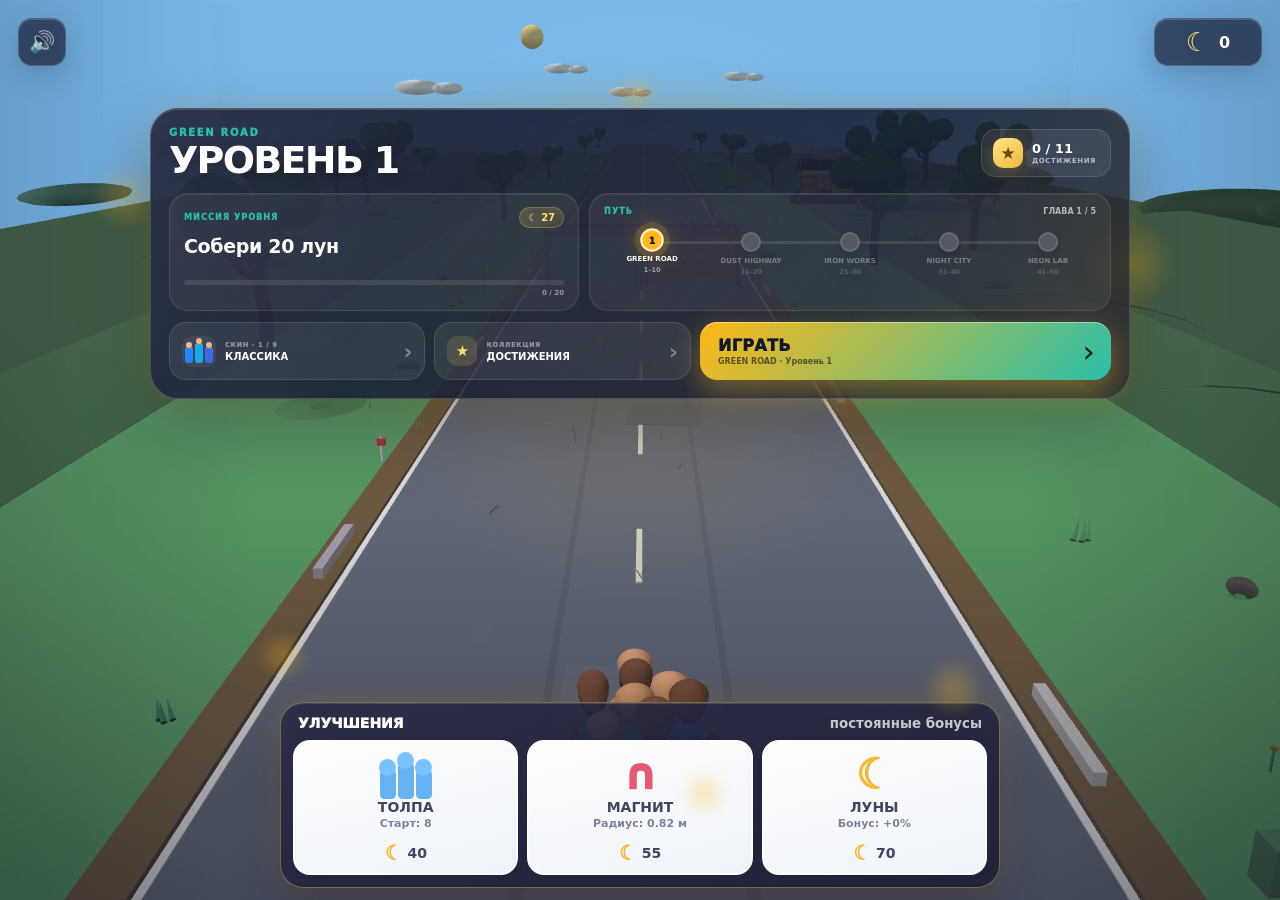
<file: index.html>
<!doctype html>
<html lang="ru">
<head>
  <meta charset="utf-8" />
  <meta name="viewport" content="width=device-width,initial-scale=1,viewport-fit=cover,user-scalable=no" />
  <meta name="theme-color" content="#efd38b" />
  <meta name="description" content="Sleep Road — 3D crowd runner от Sleepkidd Studio: увеличивай толпу, собирай луны, проходи препятствия и прокачивай команду." />
  <link rel="manifest" href="./manifest.webmanifest" />
  <link rel="icon" href="./icon.svg" type="image/svg+xml" />
  <link rel="stylesheet" href="./style.css" />
  <link rel="stylesheet" href="./animation-v5.css" />
  <link rel="stylesheet" href="./polish-v6.css" />
  <link rel="stylesheet" href="./menu-v7.css" />
  <link rel="stylesheet" href="./environment-v8.css" />
  <link rel="stylesheet" href="./visual-v9.css" />
  <link rel="stylesheet" href="./experience-v11.css" />
  <link rel="stylesheet" href="./experience-v12.css" />
  <link rel="stylesheet" href="./visual-polish-v28.css" />
  <title>Sleep Road</title>
</head>
<body>
  <main id="app">
    <canvas id="game" aria-label="Sleep Road"></canvas>
    <div id="worldLabels" class="world-labels" aria-hidden="true"></div>

    <section id="hud" class="hud hidden">
      <button id="exitBtn" class="exit-btn" type="button" aria-label="Выйти в меню">
        <span aria-hidden="true">‹</span><b>МЕНЮ</b>
      </button>
      <div class="progress-wrap">
        <div class="progress"><i id="progressFill"></i></div>
        <div class="finish-icon">▦</div>
      </div>
      <div class="hud-wallet"><span class="moon-mark">☾</span><strong id="moonValue">0</strong></div>
      <button id="soundBtn" class="sound-btn" type="button" aria-label="Звук">🔊</button>
      <div id="missionHud" class="mission-hud">
        <span>ЗАДАНИЕ</span><b id="missionHudText">0 / 0</b>
        <i><em id="missionFill"></em></i>
      </div>
      <div id="shieldHud" class="shield-hud hidden">◆ ЩИТ</div>
      <div id="crowdCount" class="crowd-count">8</div>
    </section>

    <section id="menu" class="menu">
      <div class="menu-top">
        <button id="menuSoundBtn" class="square-btn" type="button" aria-label="Звук">🔊</button>
        <div class="menu-wallet"><span>☾</span><strong id="menuMoonValue">0</strong></div>
      </div>

      <div class="level-card">
        <span>УРОВЕНЬ</span>
        <strong id="menuLevelValue">1</strong>
      </div>

      <div class="mission-card">
        <span>МИССИЯ УРОВНЯ</span>
        <b id="menuMissionText">Собери луны</b>
        <small id="menuMissionReward">Награда: ☾ 25</small>
      </div>

      <button id="playBtn" class="tap-to-play" type="button">
        <b>НАЖМИ, ЧТОБЫ НАЧАТЬ</b>
        <span>Веди пальцем влево и вправо</span>
      </button>

      <div class="shop">
        <div class="shop-title"><span>УЛУЧШЕНИЯ</span><small>постоянные бонусы</small></div>
        <div class="shop-grid">
          <button id="upgradeCrowd" class="shop-card" type="button">
            <div class="shop-art shop-art--crowd"><i></i><i></i><i></i></div>
            <div class="shop-copy"><b>ТОЛПА</b><span id="crowdUpgradeText">Старт: 8</span></div>
            <div class="shop-price"><span>☾</span><strong id="crowdUpgradeCost">40</strong></div>
          </button>
          <button id="upgradeMagnet" class="shop-card" type="button">
            <div class="shop-art shop-art--magnet">∩</div>
            <div class="shop-copy"><b>МАГНИТ</b><span id="magnetUpgradeText">Радиус: 1.0×</span></div>
            <div class="shop-price"><span>☾</span><strong id="magnetUpgradeCost">55</strong></div>
          </button>
          <button id="upgradeIncome" class="shop-card" type="button">
            <div class="shop-art shop-art--moon">☾</div>
            <div class="shop-copy"><b>ЛУНЫ</b><span id="incomeUpgradeText">Бонус: +0%</span></div>
            <div class="shop-price"><span>☾</span><strong id="incomeUpgradeCost">70</strong></div>
          </button>
        </div>
      </div>
    </section>

    <section id="result" class="result hidden">
      <div class="result-banner" id="resultBanner">УРОВЕНЬ ПРОЙДЕН!</div>
      <div class="result-card">
        <p id="resultKicker">SLEEP ROAD</p>
        <h2 id="resultTitle">Отличный забег</h2>
        <div class="result-grid">
          <div><span>Финиш</span><b id="resultCount">0</b></div>
          <div><span>Луны</span><b id="resultMoons">+0</b></div>
          <div><span>Бонус</span><b id="resultMultiplier">×1.0</b></div>
        </div>
        <div id="resultReward" class="result-reward">Финиш: 0 × 1.00 = +0 ☾</div>
        <div id="resultMission" class="result-mission">Задание выполнено</div>
        <button id="nextBtn" class="primary-btn" type="button">ПРОДОЛЖИТЬ</button>
        <button id="retryBtn" class="primary-btn primary-btn--danger hidden" type="button">ЕЩЁ РАЗ</button>
        <button id="resultMenuBtn" class="secondary-btn" type="button">В МЕНЮ</button>
      </div>
    </section>

    <div id="toast" class="toast hidden"></div>
    <div id="fatal" class="fatal hidden"><strong>Sleep Road</strong><span>Не удалось запустить 3D-графику. Обнови браузер или включи аппаратное ускорение.</span><button type="button" onclick="location.reload()">ПОВТОРИТЬ</button></div>
  </main>

  <script src="./engine.js"></script>
  <script src="./assets/models/countmaster-character.js"></script>
  <script src="./assets/models/pickup-model.js"></script>
  <script src="./assets/models/tree-model-v31.js"></script>
  <script src="./assets/models/coffee-house-v32-data0.js"></script>
  <script src="./assets/models/coffee-house-v32-data1.js"></script>
  <script src="./assets/models/coffee-house-v32-data2.js"></script>
  <script src="./assets/models/coffee-house-model-v32.js"></script>
  <script src="./systems-v4.js"></script>
  <script src="./level-director-v5.js"></script>
  <script src="./gameplay-v4.js"></script>
  <script src="./level-runtime-v5.js"></script>
  <script src="./render-v4.js"></script>
  <script src="./render-levels-v5.js"></script>
  <script src="./animation-v5.js"></script>
  <script src="./progression-v6.js"></script>
  <script src="./audio-v6.js"></script>
  <script src="./quality-v6.js"></script>
  <script src="./polish-v6.js"></script>
  <script src="./menu-v7.js"></script>
  <script src="./environment-v8.js"></script>
  <script src="./visual-v9.js"></script>
  <script src="./boss-goblin-v23.js"></script>
  <script src="./experience-v11.js"></script>
  <script src="./experience-v12.js"></script>
  <script src="./experience-v13.js"></script>
  <script src="./experience-v14.js"></script>
  <script src="./audio-v28.js"></script>
  <script src="./visual-polish-v28.js"></script>
  <script src="./boot-v4.js"></script>
</body>
</html>
</file>
<file: style.css>
:root{color-scheme:light;--ink:#252949;--purple:#51486f;--blue:#44a4fa;--gold:#ffc93f;--panel:rgba(255,255,255,.94)}
*{box-sizing:border-box;-webkit-tap-highlight-color:transparent}
html,body{margin:0;width:100%;height:100%;overflow:hidden;font-family:Inter,ui-rounded,"SF Pro Rounded","Segoe UI",system-ui,sans-serif;background:#7bb9ef;color:var(--ink)}
body{touch-action:none;user-select:none;-webkit-user-select:none}
button{font:inherit;border:0}
#app{position:relative;width:100%;height:100%;min-height:100dvh;overflow:hidden;isolation:isolate}
#game{position:absolute;inset:0;width:100%;height:100%;display:block}
.hidden{display:none!important}
.world-labels{position:absolute;inset:0;z-index:8;pointer-events:none;overflow:hidden}
.world-label{position:absolute;transform:translate(-50%,-50%);min-width:50px;padding:5px 10px;border-radius:9px;color:#fff;text-align:center;font-weight:1000;line-height:1;letter-spacing:-.03em;white-space:nowrap;text-shadow:0 2px 3px rgba(30,35,60,.34);border:1px solid rgba(255,255,255,.68);box-shadow:0 4px 10px rgba(55,61,90,.14)}
.world-label.good{background:linear-gradient(#70d9d3,#46b7c3)}
.world-label.bad{background:linear-gradient(#e97982,#c64e69)}
.world-label.enemy{background:#d5525c;border-radius:11px;padding:6px 12px}
.world-label.boss{background:#d65e35}
.world-label.powerup{background:linear-gradient(135deg,#3ac5ee,#5269eb);border-radius:999px;box-shadow:0 0 18px rgba(75,205,255,.55)}

.hud{position:absolute;inset:0;z-index:15;pointer-events:none;padding:max(16px,env(safe-area-inset-top)) 18px 0}
.progress-wrap{position:absolute;top:max(22px,env(safe-area-inset-top));left:50%;transform:translateX(-50%);display:flex;align-items:center}
.progress{width:min(47vw,350px);height:19px;padding:4px;border-radius:8px 0 0 8px;background:#675777;border:3px solid #675777;box-shadow:0 2px 0 rgba(255,255,255,.45) inset}
.progress i{display:block;width:0%;height:100%;border-radius:4px;background:#56aef6;transition:width .12s linear}
.finish-icon{height:31px;width:35px;display:grid;place-items:center;margin-left:-2px;border-radius:0 7px 7px 0;background:#675777;color:#fff;font-size:20px;font-weight:900}
.hud-wallet{position:absolute;top:max(20px,env(safe-area-inset-top));right:74px;height:36px;min-width:105px;padding:0 13px;border-radius:10px;background:#675777;color:#fff;display:flex;align-items:center;justify-content:space-between;gap:10px;font-size:18px;box-shadow:0 3px 0 rgba(255,255,255,.18) inset}
.moon-mark{font-size:24px;color:#ffe27c}.hud-wallet strong{font-size:18px}
.sound-btn{pointer-events:auto;position:absolute;right:18px;top:max(17px,env(safe-area-inset-top));width:44px;height:44px;border-radius:12px;background:#675777;color:#fff;font-size:20px;box-shadow:0 3px 0 rgba(255,255,255,.18) inset}
.exit-btn{pointer-events:auto;position:absolute;left:18px;top:max(17px,env(safe-area-inset-top));height:44px;padding:0 14px 0 10px;border-radius:13px;background:rgba(54,52,78,.9);color:#fff;display:flex;align-items:center;gap:4px;box-shadow:0 4px 0 rgba(31,34,54,.18),0 2px 0 rgba(255,255,255,.18) inset;cursor:pointer}.exit-btn span{font-size:32px;line-height:0;transform:translateY(-1px)}.exit-btn b{font-size:12px;letter-spacing:.04em}
.crowd-count{position:absolute;left:50%;top:71%;transform:translate(-50%,-50%);min-width:54px;height:36px;padding:0 12px;display:grid;place-items:center;border-radius:10px;background:#4d86d3;color:#fff;font-size:22px;font-weight:1000;border:2px solid #fff;box-shadow:0 4px 10px rgba(39,67,113,.22);transition:transform .13s ease}
.crowd-count.pop{transform:translate(-50%,-50%) scale(1.2)}
.mission-hud{position:absolute;top:max(68px,calc(env(safe-area-inset-top) + 48px));left:50%;transform:translateX(-50%);width:min(42vw,230px);padding:4px 8px 5px;border:1px solid rgba(255,255,255,.26);border-radius:9px;background:rgba(41,43,67,.76);color:#fff;text-align:center;box-shadow:0 4px 12px rgba(29,31,51,.14);backdrop-filter:blur(8px)}.mission-hud span{font-size:7px;font-weight:1000;letter-spacing:.12em;color:#bcecff}.mission-hud b{display:block;margin:1px 0 3px;font-size:9.5px;line-height:1.1;white-space:nowrap;overflow:hidden;text-overflow:ellipsis}.mission-hud i{display:block;height:3px;border-radius:4px;background:rgba(255,255,255,.18);overflow:hidden}.mission-hud em{display:block;width:0;height:100%;border-radius:inherit;background:linear-gradient(90deg,#48d6c7,#8bffbd);transition:width .2s ease}.shield-hud{position:absolute;top:max(106px,calc(env(safe-area-inset-top) + 86px));left:50%;transform:translateX(-50%);padding:5px 11px;border:1px solid rgba(255,255,255,.52);border-radius:999px;background:linear-gradient(135deg,rgba(45,183,234,.94),rgba(74,98,232,.94));color:#fff;font-size:9px;font-weight:1000;letter-spacing:.08em;box-shadow:0 0 20px rgba(62,205,255,.45)}

.menu{position:absolute;inset:0;z-index:20;pointer-events:none;background:linear-gradient(180deg,rgba(255,255,255,.08) 0 38%,rgba(31,33,54,.08) 66%,rgba(31,33,54,.38) 100%)}
.menu-top{position:absolute;left:18px;right:18px;top:max(18px,env(safe-area-inset-top));display:flex;justify-content:space-between;align-items:center}
.square-btn,.menu-wallet{pointer-events:auto;height:48px;border-radius:14px;background:rgba(66,59,95,.91);color:#fff;box-shadow:0 5px 14px rgba(38,38,61,.18),0 3px 0 rgba(255,255,255,.2) inset;backdrop-filter:blur(8px)}
.square-btn{width:48px;font-size:21px}.menu-wallet{min-width:108px;padding:0 14px;display:flex;align-items:center;gap:10px;justify-content:center;font-weight:900}.menu-wallet span{font-size:26px;color:#ffe07a}
.level-card{position:absolute;top:11%;left:50%;transform:translateX(-50%);display:flex;align-items:center;gap:10px;padding:9px 16px;border:1px solid rgba(255,255,255,.28);border-radius:999px;background:rgba(45,48,76,.28);backdrop-filter:blur(7px);color:#fff;text-shadow:0 2px 4px rgba(60,51,65,.3);font-weight:900}.level-card span{font-size:14px;letter-spacing:.08em}.level-card strong{font-size:27px}
.mission-card{position:absolute;top:18%;left:50%;transform:translateX(-50%);width:min(80vw,320px);padding:10px 15px;border:1px solid rgba(255,255,255,.35);border-radius:14px;background:linear-gradient(135deg,rgba(38,51,83,.72),rgba(63,52,94,.72));color:#fff;text-align:center;backdrop-filter:blur(9px);box-shadow:0 8px 22px rgba(34,38,62,.15)}.mission-card span{display:block;color:#8debdc;font-size:9px;font-weight:1000;letter-spacing:.13em}.mission-card b{display:block;margin:3px 0 2px;font-size:14px}.mission-card small{font-size:10px;font-weight:800;color:#ffe27c}
.tap-to-play{pointer-events:auto;position:absolute;left:50%;bottom:min(37vh,365px);transform:translateX(-50%);width:min(88vw,390px);background:transparent;color:#fff;text-shadow:0 2px 4px rgba(31,35,59,.55);cursor:pointer;animation:pulse 1.35s ease-in-out infinite}.tap-to-play b{display:block;font-size:22px;letter-spacing:.01em}.tap-to-play span{display:block;margin-top:7px;font-size:13px;font-weight:800;opacity:.92}@keyframes pulse{50%{transform:translateX(-50%) scale(1.035)}}
.shop{pointer-events:auto;position:absolute;left:50%;bottom:max(12px,env(safe-area-inset-bottom));transform:translateX(-50%);width:min(94vw,720px);padding:12px;border:1px solid rgba(255,255,255,.22);border-radius:23px;background:linear-gradient(145deg,rgba(56,52,82,.84),rgba(40,42,67,.74));backdrop-filter:blur(13px);box-shadow:0 18px 45px rgba(29,32,54,.28),0 1px 0 rgba(255,255,255,.2) inset}
.shop-title{display:flex;align-items:end;justify-content:space-between;color:#fff;padding:0 5px 9px}.shop-title span{font-weight:1000;font-size:14px}.shop-title small{font-weight:700;opacity:.74}
.shop-grid{display:grid;grid-template-columns:repeat(3,1fr);gap:9px}.shop-card{min-width:0;min-height:135px;border-radius:17px;background:linear-gradient(165deg,#fff,#eef2f8);color:#41445f;border:2px solid rgba(255,255,255,.82);box-shadow:0 6px 0 rgba(30,35,55,.18),0 12px 20px rgba(23,28,50,.08);display:flex;flex-direction:column;align-items:center;padding:9px 7px 8px;cursor:pointer;transition:transform .15s ease,filter .15s ease}.shop-card:active{transform:translateY(3px)}.shop-card.can-buy{box-shadow:0 0 0 3px rgba(111,225,157,.88),0 6px 0 rgba(43,41,55,.16);filter:saturate(1.08)}.shop-card.maxed{opacity:.66}
.shop-art{height:48px;display:grid;place-items:center;color:#5ba9f1;font-size:42px;font-weight:1000;line-height:1}.shop-art--crowd{display:flex;align-items:flex-end;justify-content:center;gap:2px}.shop-art--crowd i{display:block;width:16px;height:32px;border-radius:9px 9px 5px 5px;background:#65b3f4;position:relative}.shop-art--crowd i:before{content:"";position:absolute;width:17px;height:17px;border-radius:50%;background:#77c2ff;left:-.5px;top:-8px}.shop-art--crowd i:nth-child(2){height:39px}.shop-art--magnet{color:#e55971}.shop-art--moon{color:#f4ba36}
.shop-copy{text-align:center}.shop-copy b{display:block;font-size:14px}.shop-copy span{display:block;font-size:11px;margin-top:2px;color:#808298;font-weight:750}.shop-price{margin-top:auto;display:flex;align-items:center;gap:5px;font-weight:1000}.shop-price span{color:#f5b92e;font-size:20px}.shop-price strong{font-size:14px}

.result{position:absolute;inset:0;z-index:30;background:rgba(35,33,48,.5);display:flex;flex-direction:column;align-items:center;padding-top:max(80px,10vh);backdrop-filter:blur(2px)}
.result-banner{width:100%;padding:13px 10px;background:#65a83b;color:#fff;text-align:center;font-size:clamp(28px,8vw,46px);font-weight:1000;text-shadow:0 3px 0 #416f29;border-top:3px solid rgba(255,255,255,.3);border-bottom:3px solid rgba(57,98,41,.3)}
.result-card{margin-top:24px;width:min(88vw,420px);padding:20px;border-radius:22px;background:rgba(255,255,255,.95);box-shadow:0 18px 50px rgba(22,22,35,.28);text-align:center}.result-card p{margin:0;color:#9a91a6;font-weight:900;font-size:11px;letter-spacing:.16em}.result-card h2{margin:6px 0 18px;font-size:27px}.result-grid{display:grid;grid-template-columns:repeat(3,1fr);gap:8px;margin-bottom:16px}.result-grid div{padding:10px 6px;border-radius:13px;background:#f1f0f3}.result-grid span{display:block;font-size:10px;color:#8f8b99;font-weight:800}.result-grid b{display:block;font-size:20px;margin-top:2px}.primary-btn{width:100%;height:55px;border-radius:15px;background:#5caef5;color:#fff;font-weight:1000;font-size:18px;box-shadow:0 5px 0 #3d7fb9;cursor:pointer}.primary-btn--danger{background:#e86972;box-shadow:0 5px 0 #a74752}.secondary-btn{width:100%;height:45px;margin-top:12px;border-radius:14px;background:#ececf3;color:#53556d;font-weight:950;font-size:14px;box-shadow:0 3px 0 #cacbd6;cursor:pointer}
.result-reward{margin:-5px 0 11px;padding:9px 11px;border-radius:11px;background:linear-gradient(135deg,#fff4c7,#ffe39b);color:#76510b;font-size:12px;font-weight:950;box-shadow:inset 0 0 0 1px rgba(184,128,12,.12)}
.result-mission{margin:0 0 15px;padding:9px 11px;border-radius:11px;background:#e8f7f3;color:#268677;font-size:12px;font-weight:950}
.toast{position:absolute;left:50%;bottom:29%;transform:translateX(-50%);z-index:40;background:rgba(38,38,61,.92);color:#fff;padding:10px 16px;border:1px solid rgba(255,255,255,.18);border-radius:13px;font-weight:950;pointer-events:none;white-space:nowrap;box-shadow:0 8px 24px rgba(18,20,35,.22)}.fatal{position:absolute;inset:0;z-index:99;background:radial-gradient(circle at 50% 30%,#343856,#171723 65%);color:#fff;display:grid;place-content:center;text-align:center;gap:12px;padding:24px}.fatal strong{font-size:32px}.fatal span{max-width:420px;color:#d8d9e2;line-height:1.45}.fatal button{justify-self:center;margin-top:8px;padding:13px 20px;border-radius:13px;background:#4da9f7;color:#fff;font-weight:900;box-shadow:0 4px 0 #3079b8}
@media(max-width:520px){.shop-card{min-height:127px;padding:7px 5px}.shop-grid{gap:6px}.shop-copy b{font-size:12px}.shop-copy span{font-size:9.5px}.shop-art{height:42px}.tap-to-play{bottom:min(36vh,330px)}.progress-wrap{top:max(70px,calc(env(safe-area-inset-top) + 54px))}.progress{width:58vw}.hud-wallet{right:67px;min-width:91px}.sound-btn{right:13px}.exit-btn{left:13px}.mission-hud{top:max(108px,calc(env(safe-area-inset-top) + 92px));width:min(49vw,220px)}.shield-hud{top:max(145px,calc(env(safe-area-inset-top) + 129px))}.mission-card{top:18%}}
@media(max-height:720px){.shop{padding:8px}.shop-card{min-height:108px}.shop-art{height:34px;font-size:32px}.shop-art--crowd i{transform:scale(.82)}.tap-to-play{bottom:36vh}.shop-copy span{display:none}.mission-card{top:16%;padding:7px 12px}.mission-card small{display:none}}
</file>
<file: animation-v5.css>
/* Motion polish for Sleep Road v5. Purely visual; gameplay remains unchanged. */
.world-label{will-change:transform,filter;animation:sr-label-float 1.8s ease-in-out infinite}
.world-label.good{animation-duration:1.55s}.world-label.bad,.world-label.boss{animation-duration:1.15s}
.world-label.powerup{animation:sr-power-label 1.1s ease-in-out infinite}
.toast:not(.hidden){animation:sr-toast-in .24s cubic-bezier(.2,.9,.25,1.25)}
.shield-hud:not(.hidden){animation:sr-shield-glow 1.05s ease-in-out infinite}
.result:not(.hidden) .result-banner{animation:sr-result-banner .42s cubic-bezier(.17,.84,.3,1.18)}
.result:not(.hidden) .result-card{animation:sr-result-card .48s cubic-bezier(.17,.84,.3,1.12)}
.primary-btn,.secondary-btn,.square-btn,.sound-btn,.exit-btn,.shop-card{transition:transform .14s cubic-bezier(.2,.8,.2,1),filter .14s ease}
.primary-btn:active,.secondary-btn:active,.square-btn:active,.sound-btn:active,.exit-btn:active{transform:translateY(2px) scale(.985)}
.progress i{will-change:width,filter}.crowd-count{will-change:left,top,transform}
@keyframes sr-label-float{0%,100%{filter:brightness(1);transform:translate(-50%,-50%) translateY(0)}50%{filter:brightness(1.06);transform:translate(-50%,-50%) translateY(-3px)}}
@keyframes sr-power-label{0%,100%{transform:translate(-50%,-50%) scale(1);filter:brightness(1)}50%{transform:translate(-50%,-50%) scale(1.055);filter:brightness(1.14)}}
@keyframes sr-toast-in{0%{opacity:0;transform:translateX(-50%) translateY(14px) scale(.9)}100%{opacity:1;transform:translateX(-50%) translateY(0) scale(1)}}
@keyframes sr-shield-glow{0%,100%{transform:translateX(-50%) scale(1);filter:brightness(1)}50%{transform:translateX(-50%) scale(1.04);filter:brightness(1.18)}}
@keyframes sr-result-banner{0%{opacity:0;transform:translateY(-24px) scaleY(.82)}100%{opacity:1;transform:translateY(0) scaleY(1)}}
@keyframes sr-result-card{0%{opacity:0;transform:translateY(28px) scale(.9)}100%{opacity:1;transform:translateY(0) scale(1)}}
@media (prefers-reduced-motion:reduce){.world-label,.world-label.powerup,.toast:not(.hidden),.shield-hud:not(.hidden),.result:not(.hidden) .result-banner,.result:not(.hidden) .result-card{animation:none!important}.primary-btn,.secondary-btn,.square-btn,.sound-btn,.exit-btn,.shop-card{transition:none!important}}
</file>
<file: polish-v6.css>
/* Sleep Road v6 polish layer. Visual/UI only except explicitly listed rewards and combos. */
.v6-progress-map{pointer-events:none;position:absolute;top:27%;left:50%;transform:translateX(-50%);width:min(88vw,460px);padding:8px 10px 9px;border:1px solid rgba(255,255,255,.24);border-radius:16px;background:linear-gradient(145deg,rgba(38,43,70,.55),rgba(51,44,79,.42));backdrop-filter:blur(8px);color:#fff;box-shadow:0 10px 30px rgba(25,29,49,.12)}
.v6-progress-head{display:flex;align-items:center;justify-content:space-between;margin-bottom:6px}.v6-progress-head b{font-size:9px;letter-spacing:.14em}.v6-progress-head span{font-size:8px;font-weight:800;opacity:.72}
.v6-chapters{display:grid;grid-template-columns:repeat(5,1fr);gap:4px}.v6-chapter-node{position:relative;text-align:center;opacity:.42;transition:opacity .2s ease,transform .2s ease}.v6-chapter-node i{display:block;width:10px;height:10px;margin:0 auto 3px;border-radius:50%;background:#777b91;box-shadow:0 0 0 2px rgba(255,255,255,.16)}.v6-chapter-node b{display:block;font-size:6.5px;white-space:nowrap;overflow:hidden;text-overflow:ellipsis}.v6-chapter-node small{display:block;font-size:6px;opacity:.7}.v6-chapter-node.done{opacity:.76}.v6-chapter-node.done i{background:#55d5ad}.v6-chapter-node.current{opacity:1;transform:translateY(-1px)}.v6-chapter-node.current i{background:#6ac4ff;box-shadow:0 0 0 3px rgba(83,190,255,.25),0 0 13px rgba(83,190,255,.8)}
.v6-skin-btn{pointer-events:auto;display:block;margin:7px auto 0;padding:5px 10px;border-radius:999px;background:rgba(255,255,255,.12);border:1px solid rgba(255,255,255,.2);color:#fff;font-size:8px;font-weight:950;letter-spacing:.06em;cursor:pointer}.v6-skin-btn:active{transform:scale(.96)}
.v6-intro{position:absolute;inset:0;z-index:37;display:grid;place-content:center;text-align:center;pointer-events:none;background:linear-gradient(90deg,transparent,rgba(15,20,40,.38),transparent);color:#fff;text-shadow:0 3px 15px rgba(0,0,0,.4);animation:v6-intro-in .28s cubic-bezier(.2,.85,.2,1)}.v6-intro span{font-size:11px;font-weight:1000;letter-spacing:.24em;color:#9de6ff}.v6-intro b{margin:5px 0 4px;font-size:clamp(30px,9vw,58px);line-height:.95;letter-spacing:-.035em}.v6-intro small{font-size:10px;font-weight:900;letter-spacing:.15em;color:#ffe194}.v6-intro.chapter{background:linear-gradient(90deg,rgba(8,11,28,.1),rgba(12,16,36,.72),rgba(8,11,28,.1))}.v6-intro.chapter b{font-size:clamp(34px,10vw,64px)}
.v6-reward-card{position:absolute;z-index:55;left:50%;top:19%;transform:translateX(-50%);min-width:190px;padding:12px 22px;border-radius:16px;background:linear-gradient(145deg,#fff0aa,#ffc64d);color:#61420a;text-align:center;box-shadow:0 15px 38px rgba(62,43,7,.28),inset 0 1px 0 rgba(255,255,255,.75);animation:v6-reward .42s cubic-bezier(.15,.9,.2,1.25)}.v6-reward-card b,.v6-reward-card span{display:block}.v6-reward-card b{font-size:13px}.v6-reward-card span{margin-top:3px;font-size:22px;font-weight:1000}
.v6-achievement{position:absolute;z-index:56;right:16px;top:max(76px,calc(env(safe-area-inset-top) + 58px));width:min(260px,72vw);padding:10px 13px;border-radius:14px;background:linear-gradient(135deg,rgba(42,49,79,.97),rgba(69,53,97,.97));color:#fff;box-shadow:0 14px 35px rgba(18,22,41,.3);animation:v6-ach .36s cubic-bezier(.16,.9,.22,1.18)}.v6-achievement span{display:block;color:#73e3cd;font-size:7px;font-weight:1000;letter-spacing:.16em}.v6-achievement b{display:block;margin:2px 0;font-size:13px}.v6-achievement small{display:block;font-size:9px;opacity:.75}
.v6-combo{position:absolute;z-index:41;left:50%;top:35%;transform:translateX(-50%);pointer-events:none;text-align:center;color:#fff;text-shadow:0 3px 8px rgba(24,28,49,.5);animation:v6-combo .30s cubic-bezier(.15,.9,.25,1.3)}.v6-combo b{display:block;font-size:clamp(26px,7vw,42px);font-weight:1000;font-style:italic}.v6-combo span{display:inline-block;margin-top:2px;padding:4px 9px;border-radius:999px;background:rgba(45,48,75,.74);font-size:11px;font-weight:950;color:#ffe17a}
.v6-boss-attack{position:absolute;z-index:44;left:50%;top:26%;transform:translateX(-50%);pointer-events:none;color:#fff;text-align:center;text-shadow:0 3px 14px #000;animation:v6-boss .22s ease-out}.v6-boss-attack span{display:block;font-size:8px;font-weight:1000;letter-spacing:.22em;color:#ffb47b}.v6-boss-attack b{display:block;font-size:clamp(24px,7vw,46px);font-weight:1000;letter-spacing:-.04em}
.v6-screen-fx{position:absolute;inset:0;z-index:12;pointer-events:none;opacity:0}.v6-screen-fx.active{animation:v6-flash .17s ease-out}.v6-screen-fx.good{background:radial-gradient(circle at 50% 65%,rgba(68,255,202,.23),transparent 56%)}.v6-screen-fx.bad{background:radial-gradient(circle at 50% 65%,rgba(255,54,68,.30),transparent 58%)}.v6-screen-fx.gold{background:radial-gradient(circle at 50% 55%,rgba(255,212,75,.30),transparent 60%)}
.v6-cine-bars{position:absolute;inset:0;z-index:36;pointer-events:none}.v6-cine-bars i{position:absolute;left:0;right:0;height:0;background:rgba(10,12,25,.93);transition:height .22s ease}.v6-cine-bars i:first-child{top:0}.v6-cine-bars i:last-child{bottom:0}.v6-cine-bars.active i{height:5.5vh}
.crowd-count.v6-gain{background:#3fbf8b;box-shadow:0 0 20px rgba(57,235,166,.45)}.crowd-count.v6-loss{background:#dc5c69;box-shadow:0 0 20px rgba(255,78,93,.42)}
#game{transition:filter .08s linear;will-change:transform,filter}
@keyframes v6-intro-in{0%{opacity:0;transform:scale(.96)}100%{opacity:1;transform:scale(1)}}
@keyframes v6-reward{0%{opacity:0;transform:translateX(-50%) translateY(-16px) scale(.8)}100%{opacity:1;transform:translateX(-50%) translateY(0) scale(1)}}
@keyframes v6-ach{0%{opacity:0;transform:translateX(20px) scale(.92)}100%{opacity:1;transform:translateX(0) scale(1)}}
@keyframes v6-combo{0%{opacity:0;transform:translateX(-50%) scale(.72) rotate(-3deg)}100%{opacity:1;transform:translateX(-50%) scale(1) rotate(0)}}
@keyframes v6-boss{0%{opacity:0;transform:translateX(-50%) scale(1.25)}100%{opacity:1;transform:translateX(-50%) scale(1)}}
@keyframes v6-flash{0%{opacity:calc(.7 * var(--v6-strength,1))}100%{opacity:0}}
@media(max-width:520px){.v6-progress-map{top:29%;width:min(90vw,430px);padding:7px 8px}.v6-chapter-node b{font-size:5.8px}.v6-chapter-node small{display:none}.v6-skin-btn{margin-top:5px}.v6-achievement{right:10px}}
@media(max-height:720px){.v6-progress-map{top:25.5%;padding:5px 8px}.v6-progress-head{margin-bottom:3px}.v6-chapter-node b,.v6-chapter-node small{display:none}.v6-skin-btn{margin-top:4px;padding:3px 8px}.v6-chapter-node i{margin-bottom:1px}.v6-intro b{font-size:34px}}
@media(prefers-reduced-motion:reduce){.v6-intro,.v6-reward-card,.v6-achievement,.v6-combo,.v6-boss-attack{animation:none!important}.v6-cine-bars i{transition:none!important}}
</file>
<file: menu-v7.css>
/* Sleep Road Unified Menu v7 */
.menu.v7-themed{
  --v7-accent:#63c7ff;--v7-secondary:#55d8b6;--v7-danger:#ef5967;--v7-sky:#7bb9ef;
  --v7-accent-glow:rgba(99,199,255,.38);--v7-accent-soft:rgba(99,199,255,.16);
  --v7-secondary-soft:rgba(85,216,182,.14);--v7-panel:rgba(22,28,48,.82);--v7-panel-strong:rgba(27,34,58,.94);
  background:
    radial-gradient(circle at 50% 34%,var(--v7-accent-soft),transparent 34%),
    linear-gradient(180deg,rgba(255,255,255,.04) 0 35%,rgba(19,23,43,.08) 60%,rgba(20,22,39,.40) 100%);
}
.menu.v7-themed>.level-card,
.menu.v7-themed>.mission-card,
.menu.v7-themed>.tap-to-play,
.menu.v7-themed>.v6-progress-map{display:none!important}
.menu.v7-themed:before{content:"";position:absolute;inset:0;pointer-events:none;background:linear-gradient(90deg,rgba(8,12,25,.16),transparent 20% 80%,rgba(8,12,25,.16));mix-blend-mode:multiply}
.menu.v7-themed:after{content:"";position:absolute;inset:0;z-index:2;pointer-events:none;background:radial-gradient(circle at 50% 35%,var(--v7-accent-soft),transparent 48%);opacity:0}.menu.v7-theme-shift:after{animation:v7-theme-shift .52s ease-out}
.menu.v7-themed .menu-top{z-index:6}.menu.v7-themed .square-btn,.menu.v7-themed .menu-wallet{background:rgba(30,36,61,.72);border:1px solid rgba(255,255,255,.16);box-shadow:0 10px 28px rgba(12,16,34,.18),inset 0 1px 0 rgba(255,255,255,.17)}
.menu.v7-themed .shop{border-color:color-mix(in srgb,var(--v7-accent) 26%,rgba(255,255,255,.18));background:linear-gradient(145deg,rgba(39,42,67,.86),rgba(28,31,54,.80));box-shadow:0 18px 48px rgba(19,22,42,.28),0 0 34px var(--v7-accent-soft),inset 0 1px 0 rgba(255,255,255,.14)}
.menu.v7-themed .shop-card{transition:transform .16s cubic-bezier(.2,.8,.2,1),filter .16s ease,box-shadow .16s ease}.menu.v7-themed .shop-card:hover{transform:translateY(-2px);filter:brightness(1.025)}.menu.v7-themed .shop-card:active{transform:translateY(2px) scale(.985)}

.v7-menu-ambient{position:absolute;inset:0;z-index:1;pointer-events:none;overflow:hidden;opacity:.82}
.v7-ambient-orb{position:absolute;width:70px;height:70px;border-radius:50%;background:radial-gradient(circle,var(--v7-accent-glow),transparent 68%);filter:blur(5px);animation:v7-orb-float 8s ease-in-out infinite}
.v7-orb-1{left:7%;top:18%;animation-delay:-1s}.v7-orb-2{right:8%;top:24%;width:95px;height:95px;animation-delay:-4s}.v7-orb-3{left:20%;bottom:24%;width:55px;height:55px;animation-delay:-2s}.v7-orb-4{right:23%;bottom:20%;width:65px;height:65px;animation-delay:-6s}.v7-orb-5{left:48%;top:8%;width:45px;height:45px;animation-delay:-3s}.v7-orb-6{right:43%;bottom:9%;width:52px;height:52px;animation-delay:-7s}

.v7-hub{pointer-events:auto;position:absolute;z-index:5;left:50%;top:clamp(78px,12vh,118px);transform:translateX(-50%);width:min(92vw,980px);padding:18px;border:1px solid rgba(255,255,255,.20);border-radius:28px;color:#fff;background:
  linear-gradient(135deg,var(--v7-panel-strong),var(--v7-panel)),
  radial-gradient(circle at 15% 0,var(--v7-accent-soft),transparent 42%);
box-shadow:0 28px 70px rgba(12,16,34,.32),0 0 42px var(--v7-accent-soft),inset 0 1px 0 rgba(255,255,255,.16);backdrop-filter:blur(22px) saturate(1.15);transition:filter .2s ease,opacity .2s ease,transform .25s ease}
.v7-hub:after{content:"";position:absolute;inset:0;border-radius:inherit;pointer-events:none;background:linear-gradient(110deg,rgba(255,255,255,.10),transparent 27%,transparent 72%,var(--v7-accent-soft));opacity:.55}
.v7-hub.v7-refresh{animation:v7-hub-refresh .32s cubic-bezier(.2,.8,.2,1)}.v7-hub.v7-dimmed{filter:blur(3px) brightness(.72);transform:translateX(-50%) scale(.985)}
.v7-hub-head{position:relative;z-index:1;display:flex;align-items:center;justify-content:space-between;gap:16px;margin-bottom:14px}.v7-title-group{min-width:0}.v7-kicker{display:block;margin-bottom:3px;color:var(--v7-secondary);font-size:10px;font-weight:1000;letter-spacing:.17em}.v7-level-line{display:flex;align-items:center;gap:10px}.v7-level-line h2{margin:0;font-size:clamp(25px,3vw,38px);line-height:1;letter-spacing:-.045em;text-shadow:0 3px 14px rgba(0,0,0,.24)}.v7-special-badge{padding:5px 8px;border-radius:999px;background:var(--v7-accent);color:#10182b;font-size:8px;font-weight:1000;letter-spacing:.08em;box-shadow:0 0 18px var(--v7-accent-glow)}
.v7-ach-summary{display:flex;align-items:center;gap:9px;min-width:130px;padding:8px 11px;border:1px solid rgba(255,255,255,.13);border-radius:15px;background:rgba(255,255,255,.07);color:#fff;cursor:pointer;transition:transform .15s ease,background .15s ease}.v7-ach-summary:hover{background:rgba(255,255,255,.11)}.v7-ach-summary:active{transform:scale(.97)}.v7-ach-summary>i{display:grid;place-items:center;width:30px;height:30px;border-radius:10px;background:linear-gradient(145deg,#ffe684,#efb93d);color:#6a4909;font-style:normal;font-size:17px;box-shadow:0 5px 15px rgba(237,184,53,.25)}.v7-ach-summary span{display:block;text-align:left}.v7-ach-summary b{display:block;font-size:13px}.v7-ach-summary small{display:block;margin-top:1px;font-size:7px;font-weight:900;letter-spacing:.08em;opacity:.62}

.v7-content-grid{position:relative;z-index:1;display:grid;grid-template-columns:minmax(0,.88fr) minmax(0,1.12fr);gap:10px}.v7-mission-pane,.v7-path-pane{min-width:0;padding:13px 14px;border:1px solid rgba(255,255,255,.10);border-radius:19px;background:rgba(255,255,255,.055);box-shadow:inset 0 1px 0 rgba(255,255,255,.06)}
.v7-pane-head{display:flex;align-items:center;justify-content:space-between;gap:10px;margin-bottom:8px}.v7-pane-head>span{font-size:8px;font-weight:1000;letter-spacing:.14em;color:var(--v7-secondary)}.v7-pane-head>b{font-size:8px;font-weight:900;color:rgba(255,255,255,.64)}
.v7-reward-pill{display:flex;align-items:center;gap:4px!important;padding:4px 8px;border-radius:999px;background:linear-gradient(145deg,rgba(255,221,104,.20),rgba(242,177,48,.12));border:1px solid rgba(255,220,104,.25);color:#ffe07a!important;font-size:10px!important}.v7-reward-pill em{font-style:normal}
.v7-mission-title{display:block;min-height:34px;font-size:clamp(14px,1.65vw,19px);line-height:1.13;letter-spacing:-.018em}.v7-mission-meter{height:5px;margin-top:10px;border-radius:999px;background:rgba(255,255,255,.09);overflow:hidden}.v7-mission-meter i{display:block;width:0;height:100%;border-radius:inherit;background:linear-gradient(90deg,var(--v7-secondary),var(--v7-accent));box-shadow:0 0 12px var(--v7-accent-glow);transition:width .25s ease}.v7-mission-progress{display:block;margin-top:4px;text-align:right;color:rgba(255,255,255,.48);font-size:7px;font-weight:850}

.v7-route{position:relative;padding-top:8px}.v7-route-line{position:absolute;left:7.5%;right:7.5%;top:17px;height:3px;border-radius:999px;background:rgba(255,255,255,.10);overflow:hidden}.v7-route-line i{display:block;height:100%;width:0;background:linear-gradient(90deg,var(--v7-secondary),var(--v7-accent));box-shadow:0 0 12px var(--v7-accent-glow);transition:width .35s ease}.v7-route-nodes{position:relative;display:grid;grid-template-columns:repeat(5,1fr);gap:3px}.v7-route-node{text-align:center;color:rgba(255,255,255,.35);transition:color .2s ease,transform .2s ease}.v7-route-dot{position:relative;display:grid;place-items:center;width:20px;height:20px;margin:0 auto 6px;border-radius:50%;background:#52586f;border:2px solid rgba(255,255,255,.11);box-shadow:0 4px 10px rgba(0,0,0,.18);transition:transform .2s ease,box-shadow .2s ease,background .2s ease}.v7-route-dot i{font-style:normal;font-size:8px;font-weight:1000}.v7-route-node>b{display:block;min-width:0;font-size:7px;line-height:1.05;white-space:nowrap;overflow:hidden;text-overflow:ellipsis}.v7-route-node>small{display:block;margin-top:3px;font-size:6.5px;font-weight:800;opacity:.55}.v7-route-node.done{color:rgba(255,255,255,.72)}.v7-route-node.done .v7-route-dot{background:var(--v7-secondary);color:#10262a;border-color:rgba(255,255,255,.4)}.v7-route-node.current{color:#fff;transform:translateY(-2px)}.v7-route-node.current .v7-route-dot{transform:scale(1.18);background:var(--v7-accent);color:#10182b;border-color:rgba(255,255,255,.76);box-shadow:0 0 0 5px var(--v7-accent-soft),0 0 22px var(--v7-accent-glow)}.v7-route-node.locked{filter:saturate(.45)}

.v7-actions{position:relative;z-index:1;display:grid;grid-template-columns:minmax(150px,.78fr) minmax(150px,.78fr) minmax(230px,1.25fr);gap:9px;margin-top:11px}.v7-action,.v7-play{min-width:0;height:58px;border-radius:17px;color:#fff;cursor:pointer;transition:transform .16s cubic-bezier(.2,.8,.2,1),filter .16s ease,box-shadow .16s ease}.v7-action{display:flex;align-items:center;gap:9px;padding:0 12px;border:1px solid rgba(255,255,255,.11);background:rgba(255,255,255,.07);text-align:left}.v7-action:hover{background:rgba(255,255,255,.11);transform:translateY(-1px)}.v7-action:active,.v7-play:active{transform:translateY(2px) scale(.985)}.v7-action-copy{display:block;min-width:0;flex:1}.v7-action-copy small{display:block;font-size:6.5px;font-weight:950;letter-spacing:.11em;color:rgba(255,255,255,.46)}.v7-action-copy b{display:block;margin-top:2px;font-size:10px;white-space:nowrap;overflow:hidden;text-overflow:ellipsis}.v7-chevron{font-size:22px;font-weight:600;opacity:.38}.v7-action-icon{display:grid;place-items:center;width:30px;height:30px;border-radius:10px;background:rgba(255,219,91,.14);color:#ffdf6b;font-size:15px}
.v7-skin-preview{display:flex;align-items:flex-end;gap:2px;width:34px;height:31px;padding:4px 3px;border-radius:10px;background:rgba(255,255,255,.06)}.v7-skin-preview i{position:relative;display:block;width:8px;height:16px;border-radius:5px 5px 3px 3px;box-shadow:inset 0 1px 0 rgba(255,255,255,.25)}.v7-skin-preview i:before{content:"";position:absolute;left:1px;top:-5px;width:6px;height:6px;border-radius:50%;background:#f1b58a}.v7-skin-preview i:nth-child(2){height:20px}
.v7-play{display:flex;align-items:center;justify-content:space-between;padding:0 16px 0 18px;background:linear-gradient(135deg,var(--v7-accent),var(--v7-secondary));color:#10192c;box-shadow:0 10px 28px var(--v7-accent-glow),inset 0 1px 0 rgba(255,255,255,.42);text-align:left}.v7-play:hover{filter:brightness(1.08);transform:translateY(-1px)}.v7-play span{display:block;min-width:0}.v7-play b{display:block;font-size:16px;font-weight:1000;letter-spacing:.02em}.v7-play small{display:block;margin-top:2px;font-size:8px;font-weight:850;opacity:.64;white-space:nowrap;overflow:hidden;text-overflow:ellipsis}.v7-play>i{font-style:normal;font-size:31px;font-weight:500}.v7-play.boss{background:linear-gradient(135deg,#ffb13b,#ff5c45);box-shadow:0 10px 28px rgba(255,90,55,.30)}.v7-play.bonus{background:linear-gradient(135deg,#ffe069,#e9ab38)}

.v7-ach-backdrop{pointer-events:auto;position:absolute;inset:0;z-index:28;display:grid;place-items:center;padding:18px;background:rgba(9,12,26,.52);backdrop-filter:blur(8px);animation:v7-backdrop .18s ease-out}.v7-ach-modal{width:min(92vw,520px);max-height:min(78vh,620px);overflow:auto;border:1px solid rgba(255,255,255,.16);border-radius:27px;background:linear-gradient(145deg,var(--v7-panel-strong),rgba(20,25,45,.96));color:#fff;box-shadow:0 35px 90px rgba(7,10,23,.48),0 0 38px var(--v7-accent-soft);animation:v7-modal .28s cubic-bezier(.17,.86,.28,1.12)}.v7-ach-modal>header{position:sticky;top:0;z-index:2;display:flex;align-items:center;justify-content:space-between;padding:17px 18px 12px;background:linear-gradient(180deg,rgba(27,34,58,.98),rgba(27,34,58,.88));backdrop-filter:blur(12px)}.v7-ach-modal header span{display:block;color:var(--v7-secondary);font-size:8px;font-weight:1000;letter-spacing:.15em}.v7-ach-modal h3{margin:2px 0 0;font-size:22px;letter-spacing:-.03em}.v7-ach-close{width:37px;height:37px;border-radius:12px;background:rgba(255,255,255,.08);color:#fff;font-size:25px;cursor:pointer}.v7-ach-close:hover{background:rgba(255,255,255,.13)}
.v7-ach-list{display:grid;gap:8px;padding:0 14px 16px}.v7-ach-row{display:grid;grid-template-columns:38px 1fr;gap:10px;align-items:center;padding:11px;border:1px solid rgba(255,255,255,.08);border-radius:16px;background:rgba(255,255,255,.045);opacity:.68;transition:opacity .2s ease,border-color .2s ease,background .2s ease}.v7-ach-row.done{opacity:1;border-color:color-mix(in srgb,var(--v7-secondary) 35%,rgba(255,255,255,.08));background:var(--v7-secondary-soft)}.v7-ach-icon{display:grid;place-items:center;width:36px;height:36px;border-radius:12px;background:rgba(255,255,255,.06);font-size:19px;color:rgba(255,255,255,.45)}.v7-ach-row.done .v7-ach-icon{background:var(--v7-secondary);color:#10262a;box-shadow:0 0 16px var(--v7-secondary-soft)}.v7-ach-copy>div{display:flex;align-items:center;justify-content:space-between;gap:10px}.v7-ach-copy b{font-size:11px}.v7-ach-copy em{font-style:normal;font-size:7px;font-weight:900;color:rgba(255,255,255,.46)}.v7-ach-copy>small{display:block;margin-top:2px;font-size:8px;color:rgba(255,255,255,.48)}.v7-ach-meter{display:block;height:4px;margin-top:7px;border-radius:999px;background:rgba(255,255,255,.08);overflow:hidden}.v7-ach-meter u{display:block;width:0;height:100%;border-radius:inherit;background:linear-gradient(90deg,var(--v7-secondary),var(--v7-accent));text-decoration:none;transition:width .25s ease}

.menu.v7-themed .result-card{border:1px solid rgba(255,255,255,.65);box-shadow:0 22px 60px rgba(17,19,38,.32)}.result-reward{border:1px solid rgba(255,196,53,.18);box-shadow:inset 0 1px 0 rgba(255,255,255,.65),0 7px 16px rgba(123,81,8,.08)}

@keyframes v7-theme-shift{0%{opacity:.72}100%{opacity:0}}
@keyframes v7-orb-float{0%,100%{transform:translate3d(0,0,0) scale(1);opacity:.55}50%{transform:translate3d(14px,-11px,0) scale(1.14);opacity:.95}}
@keyframes v7-hub-refresh{0%{opacity:.72;transform:translateX(-50%) translateY(6px) scale(.99)}100%{opacity:1;transform:translateX(-50%) translateY(0) scale(1)}}
@keyframes v7-backdrop{from{opacity:0}to{opacity:1}}
@keyframes v7-modal{from{opacity:0;transform:translateY(18px) scale(.95)}to{opacity:1;transform:translateY(0) scale(1)}}

@media(max-width:720px){
  .v7-hub{top:max(82px,calc(env(safe-area-inset-top) + 64px));width:min(93vw,580px);padding:13px;border-radius:23px}
  .v7-hub-head{margin-bottom:9px}.v7-level-line h2{font-size:27px}.v7-ach-summary{min-width:auto;padding:7px}.v7-ach-summary span{display:none}
  .v7-content-grid{grid-template-columns:1fr;gap:7px}.v7-mission-pane,.v7-path-pane{padding:10px 11px;border-radius:16px}
  .v7-mission-title{min-height:auto;font-size:14px}.v7-mission-meter{margin-top:7px}
  .v7-actions{grid-template-columns:1fr 1fr;margin-top:8px}.v7-play{grid-column:1/-1;height:54px}.v7-action{height:48px}
  .v7-route-node>b{font-size:6px}.v7-route-node>small{display:none}.v7-route-dot{width:18px;height:18px;margin-bottom:4px}.v7-route-line{top:16px}
  .menu.v7-themed .shop{width:min(95vw,580px)}
}
@media(max-width:430px){
  .v7-hub{top:max(76px,calc(env(safe-area-inset-top) + 58px));padding:11px}
  .v7-kicker{font-size:8px}.v7-level-line h2{font-size:23px}.v7-special-badge{font-size:7px;padding:4px 7px}
  .v7-mission-pane,.v7-path-pane{padding:9px 10px}.v7-pane-head{margin-bottom:6px}.v7-mission-title{font-size:13px}
  .v7-actions{gap:6px}.v7-action{padding:0 8px}.v7-action-copy b{font-size:9px}.v7-action-copy small{font-size:5.8px}.v7-skin-preview{width:30px}.v7-action-icon{width:28px;height:28px}
  .v7-play{height:50px;padding:0 13px}.v7-play b{font-size:14px}.v7-play small{font-size:7px}
  .v7-route-node>b{font-size:5.3px}.v7-route-dot{width:17px;height:17px}
}
@media(max-height:690px) and (min-width:721px){
  .v7-hub{top:62px;width:min(94vw,1000px);padding:12px 14px;border-radius:22px}.v7-hub-head{margin-bottom:8px}.v7-level-line h2{font-size:27px}.v7-kicker{font-size:8px}
  .v7-mission-pane,.v7-path-pane{padding:9px 11px}.v7-mission-title{min-height:28px;font-size:14px}.v7-mission-meter{margin-top:6px}.v7-route{padding-top:4px}.v7-route-line{top:13px}.v7-route-dot{width:17px;height:17px;margin-bottom:4px}
  .v7-actions{margin-top:7px}.v7-action,.v7-play{height:47px}.v7-play b{font-size:14px}
  .menu.v7-themed .shop{padding:8px}.menu.v7-themed .shop-card{min-height:100px}.menu.v7-themed .shop-art{height:31px}
}
@media(prefers-reduced-motion:reduce){.v7-ambient-orb,.v7-hub.v7-refresh,.v7-ach-backdrop,.v7-ach-modal{animation:none!important}.v7-hub,.v7-route-line i,.v7-mission-meter i,.v7-ach-meter u{transition:none!important}}
</file>
<file: environment-v8.css>
/* Sleep Road Environment & HUD v8 */
.hud{--hud-accent:#67cfff;--hud-panel:rgba(25,31,53,.78)}
.progress-wrap{filter:drop-shadow(0 9px 20px rgba(13,18,38,.20))}
.progress{height:15px;padding:3px;border:1px solid rgba(255,255,255,.18);background:var(--hud-panel);backdrop-filter:blur(12px);box-shadow:inset 0 1px 0 rgba(255,255,255,.13)}
.progress i{background:linear-gradient(90deg,var(--hud-secondary,#4fd4bc),var(--hud-accent,#64c6ff));box-shadow:0 0 13px color-mix(in srgb,var(--hud-accent,#64c6ff) 42%,transparent)}
.finish-icon{height:27px;width:31px;border:1px solid rgba(255,255,255,.16);background:var(--hud-panel);backdrop-filter:blur(12px);font-size:17px;box-shadow:inset 0 1px 0 rgba(255,255,255,.13)}
.hud-wallet,.sound-btn,.exit-btn{border:1px solid rgba(255,255,255,.15);background:var(--hud-panel);backdrop-filter:blur(12px);box-shadow:0 8px 22px rgba(13,18,38,.18),inset 0 1px 0 rgba(255,255,255,.14)}
.hud-wallet{height:34px;border-radius:13px}.sound-btn,.exit-btn{height:42px;border-radius:14px}.sound-btn{width:42px}
.mission-hud{padding:6px 10px 7px;border:1px solid rgba(255,255,255,.15);border-radius:14px;background:linear-gradient(135deg,rgba(28,34,58,.86),rgba(39,38,68,.72));box-shadow:0 9px 24px rgba(13,18,38,.18),inset 0 1px 0 rgba(255,255,255,.10);backdrop-filter:blur(13px)}
.mission-hud span{color:var(--hud-secondary,#75e5d1)}.mission-hud b{font-size:9px;letter-spacing:.01em}.mission-hud i{height:4px;background:rgba(255,255,255,.10)}.mission-hud em{background:linear-gradient(90deg,var(--hud-secondary,#4ed7bd),var(--hud-accent,#68c9ff));box-shadow:0 0 10px color-mix(in srgb,var(--hud-accent,#68c9ff) 38%,transparent)}
.shield-hud{border-color:rgba(255,255,255,.25);box-shadow:0 0 24px rgba(62,205,255,.34)}
.crowd-count{border:1px solid rgba(255,255,255,.80);background:linear-gradient(145deg,#5aa4ee,#416fbd);box-shadow:0 8px 20px rgba(35,70,126,.24),inset 0 1px 0 rgba(255,255,255,.24);backdrop-filter:blur(6px)}
.world-label{backdrop-filter:blur(4px)}
@media(max-width:520px){.progress{height:14px}.mission-hud{padding:5px 8px 6px}.hud-wallet{height:33px}.sound-btn,.exit-btn{height:40px}}
</file>
<file: visual-v9.css>
/* Sleep Road Visual / HUD v9 */
.hud-v9 .v9-hud-right{position:absolute;z-index:9;top:max(14px,calc(env(safe-area-inset-top) + 10px));right:max(14px,calc(env(safe-area-inset-right) + 10px));display:flex;align-items:center;padding:4px;border:1px solid rgba(255,255,255,.14);border-radius:16px;background:rgba(23,29,50,.76);box-shadow:0 10px 28px rgba(10,14,30,.20),inset 0 1px 0 rgba(255,255,255,.12);backdrop-filter:blur(13px)}
.hud-v9 .v9-hud-right .hud-wallet,.hud-v9 .v9-hud-right .sound-btn{position:static!important;inset:auto!important;margin:0!important;border:0!important;background:transparent!important;box-shadow:none!important;backdrop-filter:none!important}
.hud-v9 .v9-hud-right .hud-wallet{height:35px;min-width:84px;padding:0 9px;border-radius:11px!important}
.hud-v9 .v9-hud-right .sound-btn{width:37px;height:35px;border-left:1px solid rgba(255,255,255,.11)!important;border-radius:0 11px 11px 0!important;font-size:17px}
.hud-v9 .exit-btn{top:max(14px,calc(env(safe-area-inset-top) + 10px));left:max(14px,calc(env(safe-area-inset-left) + 10px));height:43px;padding:0 13px;border-radius:14px;font-size:9px}
.hud-v9 .progress-wrap{top:max(68px,calc(env(safe-area-inset-top) + 62px));width:min(58vw,510px)}
.hud-v9 .progress{height:10px;padding:2px;border-radius:999px}
.hud-v9 .finish-icon{width:27px;height:25px;border-radius:8px;font-size:13px}
.hud-v9 .mission-hud{top:max(98px,calc(env(safe-area-inset-top) + 92px));min-width:0;width:min(48vw,330px);padding:5px 9px 6px;border-radius:12px}
.hud-v9 .mission-hud span{font-size:6px;letter-spacing:.15em}.hud-v9 .mission-hud b{font-size:8px}.hud-v9 .mission-hud i{height:3px;margin-top:4px}
.hud-v9 .crowd-count{min-width:52px;height:42px;padding:0 12px;border-radius:13px;font-size:21px}
@media(max-width:520px){
  .hud-v9 .v9-hud-right{top:max(10px,calc(env(safe-area-inset-top) + 7px));right:10px;padding:3px;border-radius:14px}
  .hud-v9 .v9-hud-right .hud-wallet{min-width:72px;height:32px;padding:0 7px}.hud-v9 .v9-hud-right .sound-btn{width:33px;height:32px}
  .hud-v9 .exit-btn{top:max(10px,calc(env(safe-area-inset-top) + 7px));left:10px;height:39px;padding:0 10px}
  .hud-v9 .progress-wrap{top:max(57px,calc(env(safe-area-inset-top) + 52px));width:min(62vw,390px)}
  .hud-v9 .mission-hud{top:max(82px,calc(env(safe-area-inset-top) + 78px));width:min(52vw,290px);padding:4px 8px 5px}
  .hud-v9 .crowd-count{min-width:48px;height:39px;font-size:19px}
}

/* Crowd polish v9.1: lighter center feedback */
.toast{bottom:36%!important;padding:7px 12px!important;border-radius:10px!important;background:rgba(31,35,58,.76)!important;border-color:rgba(255,255,255,.14)!important;font-size:clamp(10px,2.5vw,13px)!important;font-weight:880!important;letter-spacing:.015em!important;box-shadow:0 7px 18px rgba(12,16,33,.16)!important;backdrop-filter:blur(10px) saturate(1.05)}
@media(max-width:520px){.toast{bottom:38%!important;padding:6px 10px!important;font-size:10px!important;border-radius:9px!important}}
</file>
<file: experience-v11.css>
/* Sleep Road Experience v11 */
.v11-boss-warning{position:absolute;z-index:42;top:max(138px,calc(env(safe-area-inset-top) + 126px));left:50%;transform:translateX(-50%);display:grid;grid-template-columns:auto auto;column-gap:7px;align-items:center;padding:8px 13px;border:1px solid rgba(255,86,54,.42);border-radius:13px;background:rgba(54,18,24,.82);box-shadow:0 8px 24px rgba(20,8,14,.20);backdrop-filter:blur(10px);pointer-events:none}
.v11-boss-warning.hidden{display:none}.v11-boss-warning span{grid-row:1/3;font-size:16px}.v11-boss-warning b{font-size:10px;letter-spacing:.08em;color:#fff}.v11-boss-warning small{font-size:6px;letter-spacing:.16em;color:rgba(255,223,214,.76)}
.v11-gate-pop{position:absolute;z-index:41;left:50%;top:43%;transform:translate(-50%,-50%) scale(1);display:flex;align-items:center;gap:8px;padding:7px 11px;border-radius:12px;background:rgba(22,28,49,.78);border:1px solid rgba(255,255,255,.14);box-shadow:0 8px 22px rgba(12,15,30,.18);backdrop-filter:blur(9px);pointer-events:none;animation:v11-pop .34s ease both}
.v11-gate-pop.hidden{display:none}.v11-gate-pop b{font-size:18px}.v11-gate-pop span{font-size:7px;font-weight:850;letter-spacing:.10em}.v11-gate-pop.good b{color:#62ead2}.v11-gate-pop.bad b{color:#ff7583}
.v11-chapter-transition{position:absolute;z-index:40;left:50%;top:24%;transform:translateX(-50%);min-width:180px;text-align:center;padding:10px 17px;border-radius:14px;background:rgba(21,28,49,.72);border:1px solid rgba(255,255,255,.12);backdrop-filter:blur(12px);pointer-events:none;animation:v11-chapter .55s ease both}
.v11-chapter-transition.hidden{display:none}.v11-chapter-transition span,.v11-chapter-transition small{display:block;font-size:6px;letter-spacing:.20em;color:rgba(255,255,255,.66)}.v11-chapter-transition b{display:block;margin:3px 0;font-size:13px;letter-spacing:.05em;color:white}
@keyframes v11-pop{0%{opacity:0;transform:translate(-50%,-46%) scale(.82)}60%{opacity:1;transform:translate(-50%,-50%) scale(1.08)}100%{transform:translate(-50%,-50%) scale(1)}}@keyframes v11-chapter{from{opacity:0;transform:translate(-50%,-8px)}to{opacity:1;transform:translate(-50%,0)}}
@media(max-width:520px){.v11-boss-warning{top:max(118px,calc(env(safe-area-inset-top) + 108px));padding:6px 10px}.v11-gate-pop{top:41%;padding:6px 9px}.v11-chapter-transition{top:22%;min-width:155px;padding:8px 13px}}
</file>
<file: experience-v12.css>
/* Sleep Road Experience v12 */
.v12-rare{position:absolute;z-index:48;left:50%;top:max(105px,calc(env(safe-area-inset-top) + 86px));transform:translateX(-50%);min-width:196px;text-align:center;padding:9px 14px;border-radius:14px;background:rgba(24,27,49,.86);border:1px solid rgba(255,215,91,.35);box-shadow:0 10px 28px rgba(11,12,28,.22);backdrop-filter:blur(12px);pointer-events:none;animation:v12Rare .42s ease both}
.v12-rare.hidden,.v12-finish-callout.hidden,.v12-weather-chip.hidden{display:none}.v12-rare span{display:block;font-size:6px;font-weight:900;letter-spacing:.22em;color:#ffd96b}.v12-rare b{display:block;margin:3px 0;font-size:13px;letter-spacing:.06em;color:white}.v12-rare small{display:block;font-size:7px;color:rgba(255,255,255,.68)}
.v12-finish-callout{position:absolute;z-index:47;left:50%;top:31%;transform:translate(-50%,-50%);text-align:center;padding:8px 14px;border-radius:13px;background:rgba(19,23,43,.72);border:1px solid rgba(255,255,255,.12);backdrop-filter:blur(10px);pointer-events:none;animation:v12Finish .30s ease both}.v12-finish-callout span{display:block;font-size:6px;letter-spacing:.20em;color:rgba(255,255,255,.62)}.v12-finish-callout b{display:block;margin-top:2px;font-size:14px;letter-spacing:.07em;color:white}
.v12-weather-chip{position:absolute;z-index:34;right:max(12px,env(safe-area-inset-right));top:max(126px,calc(env(safe-area-inset-top) + 112px));display:flex;align-items:center;gap:5px;padding:5px 8px;border-radius:9px;background:rgba(23,28,48,.58);border:1px solid rgba(255,255,255,.09);backdrop-filter:blur(8px);pointer-events:none}.v12-weather-chip i{font-style:normal;font-size:10px}.v12-weather-chip span{font-size:6px;font-weight:850;letter-spacing:.11em;color:rgba(255,255,255,.78)}
@keyframes v12Rare{from{opacity:0;transform:translate(-50%,-8px) scale(.94)}to{opacity:1;transform:translate(-50%,0) scale(1)}}@keyframes v12Finish{from{opacity:0;transform:translate(-50%,-44%) scale(.86)}to{opacity:1;transform:translate(-50%,-50%) scale(1)}}
@media(max-width:520px){.v12-rare{top:max(92px,calc(env(safe-area-inset-top) + 76px));min-width:170px;padding:7px 11px}.v12-finish-callout{top:29%;padding:6px 11px}.v12-weather-chip{top:max(112px,calc(env(safe-area-inset-top) + 98px));padding:4px 7px}}
</file>
<file: visual-polish-v28.css>
/* Sleep Road v28 visual polish: readability, hit feedback and hazard silhouettes. */
.world-label{
  border:1px solid rgba(255,255,255,.56);
  box-shadow:0 5px 14px rgba(18,22,34,.18),inset 0 1px 0 rgba(255,255,255,.22);
  text-shadow:0 2px 4px rgba(10,14,24,.48);
  backdrop-filter:blur(5px);
  will-change:transform,opacity,filter;
  transition:opacity .08s linear,filter .08s linear;
}
.world-label.bad{border-radius:7px;background:linear-gradient(160deg,rgba(224,78,83,.96),rgba(160,45,60,.96))}
.world-label.bad:before{content:"▲";display:inline-block;margin-right:5px;font-size:.70em;transform:translateY(-1px)}
.world-label.enemy{background:linear-gradient(160deg,#d85b62,#a83a4b);border-radius:8px}
.world-label.enemy:before{content:"◆";display:inline-block;margin-right:5px;font-size:.65em}
.world-label.boss{background:linear-gradient(160deg,#db6b39,#a8422f);border-radius:9px;box-shadow:0 6px 18px rgba(95,31,18,.30),inset 0 1px 0 rgba(255,255,255,.24)}
.world-label.boss:before{content:"◆";display:inline-block;margin-right:5px;font-size:.70em}
.world-label.good{background:linear-gradient(160deg,rgba(81,202,190,.96),rgba(42,151,168,.96))}
.world-label.powerup{box-shadow:0 0 15px rgba(75,205,255,.34),0 5px 14px rgba(18,22,34,.16)}

.v6-screen-fx.bad{
  background:
    radial-gradient(circle at 50% 62%,rgba(255,78,58,.24),transparent 42%),
    radial-gradient(ellipse at center,transparent 48%,rgba(120,0,10,.28) 100%);
}
.v6-screen-fx.good{
  background:
    radial-gradient(circle at 50% 65%,rgba(68,255,202,.20),transparent 50%),
    radial-gradient(ellipse at center,transparent 65%,rgba(45,180,150,.12) 100%);
}
.v6-screen-fx.gold{
  background:
    radial-gradient(circle at 50% 55%,rgba(255,212,75,.27),transparent 54%),
    radial-gradient(ellipse at center,transparent 67%,rgba(255,160,40,.10) 100%);
}

@media(max-width:520px){
  .world-label{padding:5px 9px;box-shadow:0 4px 11px rgba(18,22,34,.16),inset 0 1px 0 rgba(255,255,255,.20)}
}
</file>
